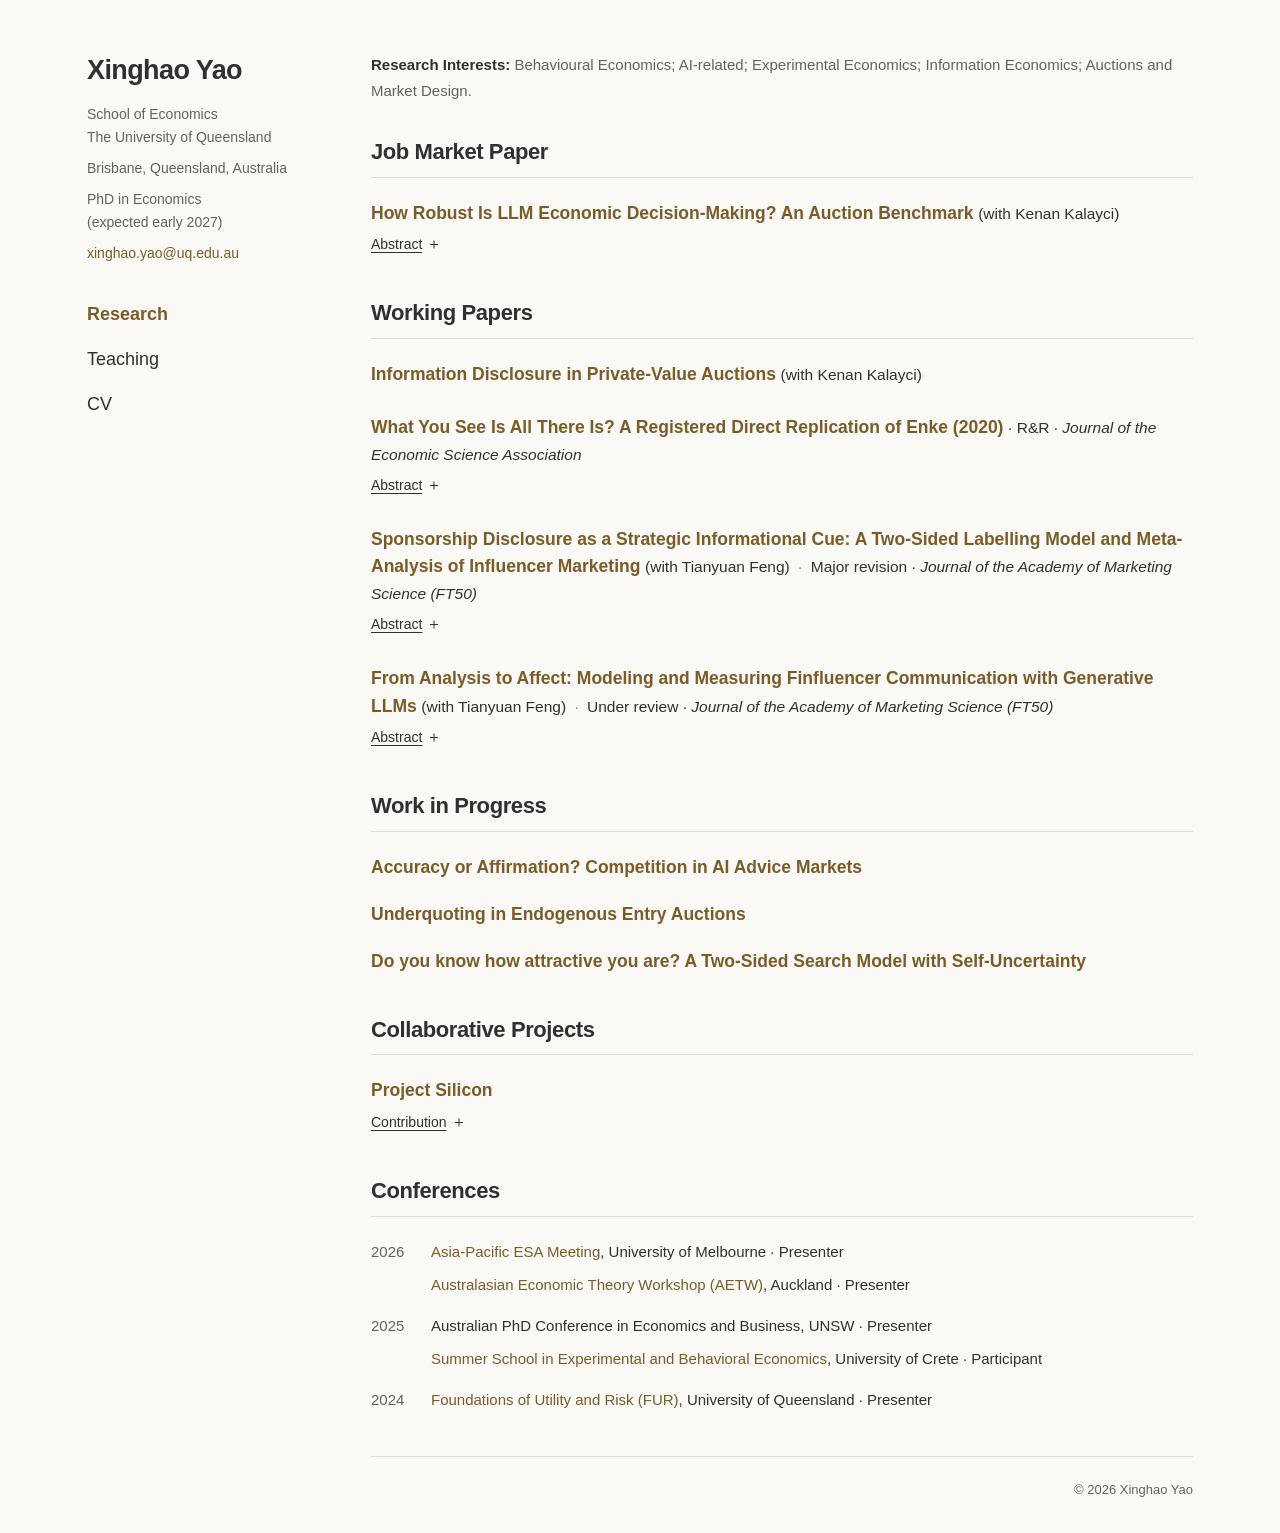
<file: index.html>
<!doctype html><html lang="en"><head><meta name="google-site-verification" content="gYyKujDh6apDO0XppdEfLmC4rrlTq8PDzmz8ESBKLCc" /><meta charset="UTF-8"><meta name="viewport" content="width=device-width,initial-scale=1"><meta name="theme-color" content="#ffffff"><meta name="description" content="Xinghao Yao, The University of Queensland. Research in experimental economics, information, auctions, and AI."><title>Xinghao Yao</title><meta property="og:site_name" content="Xinghao Yao"><meta property="og:title" content="Xinghao Yao"><link rel="canonical" href="https://xinghaoyao.github.io/"><script type="application/ld+json">{"@context":"https://schema.org","@type":"WebSite","name":"Xinghao Yao","url":"https://xinghaoyao.github.io/"}</script><link rel="icon" type="image/svg+xml" href="data:image/svg+xml,%3Csvg xmlns='http://www.w3.org/2000/svg' viewBox='0 0 64 64'%3E%3Crect width='64' height='64' rx='8' fill='%23243d58'/%3E%3Ctext x='32' y='43' text-anchor='middle' font-family='Georgia,serif' font-size='34' fill='white'%3EXY%3C/text%3E%3C/svg%3E"><link rel="stylesheet" href="style.css?v=dom-readable-20261020-nav18"></head><body class="research-page"><a class="skip-link" href="#main">Skip to content</a><div class="page-shell"><header class="masthead" id="home"><div class="identity"><a class="name" href="./">Xinghao Yao</a><address class="profile-details"><p>School of Economics<br>The University of Queensland</p><p>Brisbane, Queensland, Australia</p><p>PhD in Economics<br>(expected early 2027)</p><p><a href="mailto:xinghao.yao@uq.edu.au">xinghao.yao@uq.edu.au</a></p></address></div><nav aria-label="Main navigation"><a href="./" aria-current="page">Research</a><a href="about.html">Teaching</a><a href="cv/Xinghao_Yao_CV.pdf" target="_blank" rel="noopener" aria-label="CV (PDF, opens in new tab)">CV</a></nav></header><main id="main" aria-label="Research"><div class="page-title" id="research"><p class="research-fields"><strong>Research Interests:</strong> Behavioural Economics; AI-related; Experimental Economics; Information Economics; Auctions and Market Design.</p></div><div class="research-columns"><section class="job-market-section" id="job-market-paper" aria-labelledby="job-market-heading"><h2 class="group-title" id="job-market-heading">Job Market Paper</h2><article class="research-item paper" id="llm-auction-benchmark"><h3>How Robust Is LLM Economic Decision-Making? An Auction Benchmark</h3><p class="item-meta"><span class="coauthors">with Kenan Kalayci</span></p><details class="item-details"><summary>Abstract<span class="sr-only"> — How Robust Is LLM Economic Decision-Making? An Auction Benchmark</span><span class="disclosure-symbol" aria-hidden="true"></span></summary><div class="detail-body"><p>Economic robustness requires both appropriate adjustment to changing fundamentals and resistance to information noise. Using a benchmark of 78 auction environments, we evaluate six large language models (LLMs) in nine configurations against equilibrium predictions. We assess robustness along three dimensions: responses to changes in economic fundamentals, sensitivity to information noise, and performance across interdependent sequential decisions. We find that strong performance is often specific to particular economic conditions and decision types. Within the same environment, strong performance in one decision does not necessarily extend to others. Models exhibit limited sensitivity to noisy information in simpler environments but greater sensitivity in more complex environments. These patterns hold across all models examined. Our findings support evaluating LLMs under the economic conditions and across the connected decisions relevant to their intended use, since isolated successes and aggregate performance measures can conceal substantial performance gaps.</p></div></details></article></section><section class="papers-column" id="papers" aria-labelledby="papers-heading"><h2 class="group-title" id="papers-heading">Working Papers</h2><article class="research-item paper" id="information-disclosure"><h3>Information Disclosure in Private-Value Auctions</h3><p class="item-meta"><span class="coauthors">with Kenan Kalayci</span></p></article><article class="research-item paper" id="enke-replication"><h3>What You See Is All There Is? A Registered Direct Replication of Enke (2020)</h3><p class="item-meta"><span class="journal-status">R&amp;R · <i>Journal of the Economic Science Association</i></span></p><details class="item-details"><summary>Abstract<span class="sr-only"> — What You See Is All There Is? A Registered Direct Replication of Enke (2020)</span><span class="disclosure-symbol" aria-hidden="true"></span></summary><div class="detail-body"><p>Enke (Q J Econ 135:1363–1398, 2020) shows that when an information source reveals information consistent with a person’s prior, people average what they see and ignore what the selection rule implies about the hidden draws. We reproduce the main finding in a different language, laboratory, and software implementation. Compared with participants who receive an explicit summary of the hidden signals, those who must infer their implications place excessive weight on the mean of the visible signals when estimating the mean of the full set. Evidence on the proposed mechanism is mixed and provides only limited support for the hypothesis that people neglect unobserved information because that information fails to come to mind. We also find that greater computational complexity increases such neglect.</p><p class="detail-meta"><strong>Keywords:</strong> Bounded Rationality; Replication; Decision Making; Information</p><p class="detail-meta">Draft dated 22 July 2026.</p><a class="reference-link" href="https://academic.oup.com/qje/article-abstract/135/3/1363/5821301">Original study: Enke (2020)</a></div></details></article><article class="research-item paper" id="sponsorship-disclosure"><h3>Sponsorship Disclosure as a Strategic Informational Cue: A Two-Sided Labelling Model and Meta-Analysis of Influencer Marketing</h3><p class="item-meta"><span class="coauthors">with Tianyuan Feng</span> <span class="separator" aria-hidden="true">·</span> <span class="journal-status">Major revision · <i>Journal of the Academy of Marketing Science (FT50)</i></span></p><details class="item-details"><summary>Abstract<span class="sr-only"> — Sponsorship Disclosure as a Strategic Informational Cue: A Two-Sided Labelling Model and Meta-Analysis of Influencer Marketing</span><span class="disclosure-symbol" aria-hidden="true"></span></summary><div class="detail-body"><p>Consumers increasingly rely on social media influencers for product advice, yet paid endorsements can make that advice commercially motivated in ways followers cannot fully observe. We integrate a two-sided labelling model with a three-level meta-analysis of 63 articles, 89 studies, 258 effect sizes. Relative to no disclosure, sponsorship disclosure has a negative average effect on consumer responses, but this effect varies substantially across contexts. The evidence points to persuasion knowledge as the central mechanism: disclosures make consumers more aware of persuasive intent, which dampens downstream responses. Effects are more negative for early disclosures, hedonic products, macro-influencers, and some cultural contexts. The findings recast disclosure as a strategic informational cue and help managers and regulators calibrate disclosure design to product, influencer, and audience conditions.</p><p class="contribution"><strong>Contribution.</strong> My contribution was to develop the paper’s two-sided labelling model.</p></div></details></article><article class="research-item paper" id="finfluencer-communication"><h3>From Analysis to Affect: Modeling and Measuring Finfluencer Communication with Generative LLMs</h3><p class="item-meta"><span class="coauthors">with Tianyuan Feng</span> <span class="separator" aria-hidden="true">·</span> <span class="journal-status">Under review · <i>Journal of the Academy of Marketing Science (FT50)</i></span></p><details class="item-details"><summary>Abstract<span class="sr-only"> — From Analysis to Affect: Modeling and Measuring Finfluencer Communication with Generative LLMs</span><span class="disclosure-symbol" aria-hidden="true"></span></summary><div class="detail-body"><p>The same investment view can be presented through analytical reasoning or emotional expression. We examine how the former shapes finfluencers’ perceived competence and why analysis matters when emotion draws more engagement. Using a codebook-guided large language model, we classify 47,707 posts from 396 finfluencers on X. Emotional expression is associated with more likes and replies than analytical content, with a stronger advantage for emotion-dominant posts by widely followed creators. Our model explains why analysis can remain valuable despite this disadvantage: the reputation it builds supports engagement with both formats. Two preregistered experiments reproduce emotion’s advantage in liking intentions, strengthened by a higher displayed follower count, while showing that analysis increases perceived competence. Mediation analyses link this competence benefit to following and subscription intentions. Together, the model and evidence suggest that analysis can contribute to an engagement-oriented strategy by signaling competence and supporting interest in future content.</p><p class="contribution"><strong>Contribution.</strong> My contribution comprises the economic modelling and generative LLM-based textual analysis, including the classification of semantic content and discrete emotion frames.</p></div></details></article></section><div class="ongoing-column" id="ongoing"><section id="work-in-progress" aria-labelledby="wip-heading"><h2 class="group-title" id="wip-heading">Work in Progress</h2><article class="research-item work" id="ai-advice-markets"><h3>Accuracy or Affirmation? Competition in AI Advice Markets</h3></article><article class="research-item work" id="underquoting"><h3>Underquoting in Endogenous Entry Auctions</h3></article><article class="research-item work" id="self-uncertainty"><h3>Do you know how attractive you are? A Two-Sided Search Model with Self-Uncertainty</h3></article></section><section class="collaboration-section" id="collaborations" aria-labelledby="collaboration-heading"><h2 class="group-title" id="collaboration-heading">Collaborative Projects</h2><article class="research-item collaboration" id="project-silicon"><h3>Project Silicon</h3><details class="item-details"><summary>Contribution<span class="sr-only"> — Project Silicon</span><span class="disclosure-symbol" aria-hidden="true"></span></summary><div class="detail-body"><p>Our team contributes experimental data and replication materials and reviews simulation results based on our experiments.</p></div></details></article></section></div></div><section id="activities" class="activities"><h2>Conferences</h2><dl class="activity-list"><div><dt>2026</dt><dd><p><a href="https://fbe.unimelb.edu.au/conferences/asia-pacific-meeting-of-the-economic-science-association">Asia-Pacific ESA Meeting</a>, University of Melbourne · Presenter</p><p><a href="https://www.cmss.auckland.ac.nz/2026/03/19/aetw-2026/">Australasian Economic Theory Workshop (AETW)</a>, Auckland · Presenter</p></dd></div><div><dt>2025</dt><dd><p>Australian PhD Conference in Economics and Business, UNSW · Presenter</p><p><a href="https://ebe.soc.uoc.gr/">Summer School in Experimental and Behavioral Economics</a>, University of Crete · Participant</p></dd></div><div><dt>2024</dt><dd><a href="https://www.furconference.org/fur-2024/submissions-2024/">Foundations of Utility and Risk (FUR)</a>, University of Queensland · Presenter</dd></div></dl></section></main><footer class="site-footer"><p class="footer-copyright">© <span id="year">2026</span> Xinghao Yao</p></footer></div><script src="script.js?v=dom-readable-20261020-nav18"></script></body></html>
</file>
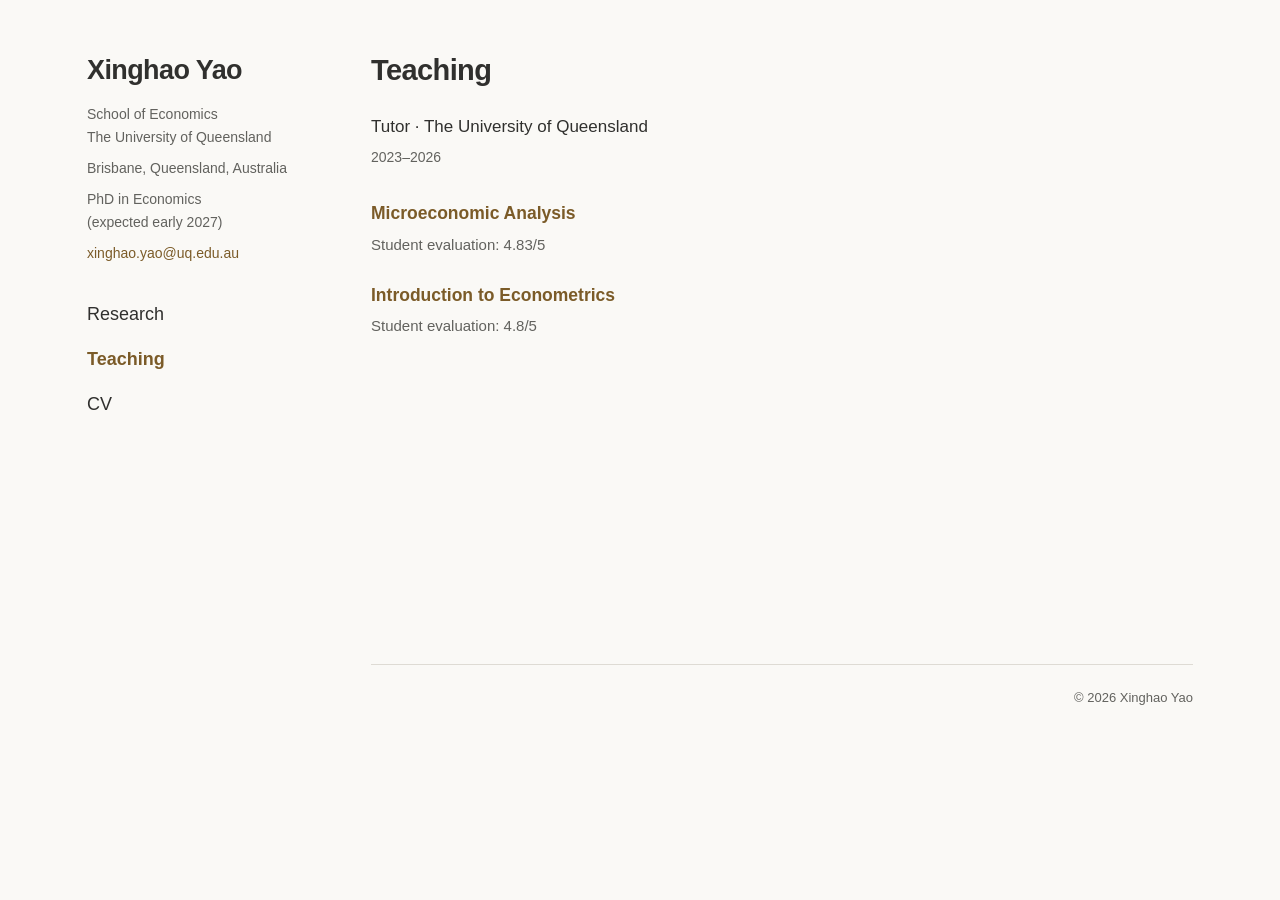
<file: about.html>
<!doctype html><html lang="en"><head><meta charset="UTF-8"><meta name="viewport" content="width=device-width,initial-scale=1"><meta name="theme-color" content="#ffffff"><meta name="description" content="Xinghao Yao, The University of Queensland. Research in experimental economics, information, auctions, and AI."><title>Teaching · Xinghao Yao</title><link rel="icon" type="image/svg+xml" href="data:image/svg+xml,%3Csvg xmlns='http://www.w3.org/2000/svg' viewBox='0 0 64 64'%3E%3Crect width='64' height='64' rx='8' fill='%23243d58'/%3E%3Ctext x='32' y='43' text-anchor='middle' font-family='Georgia,serif' font-size='34' fill='white'%3EXY%3C/text%3E%3C/svg%3E"><link rel="stylesheet" href="style.css?v=dom-readable-20261020-nav18"></head><body class="about-page"><a class="skip-link" href="#main">Skip to content</a><div class="page-shell"><header class="masthead" id="home"><div class="identity"><a class="name" href="./">Xinghao Yao</a><address class="profile-details"><p>School of Economics<br>The University of Queensland</p><p>Brisbane, Queensland, Australia</p><p>PhD in Economics<br>(expected early 2027)</p><p><a href="mailto:xinghao.yao@uq.edu.au">xinghao.yao@uq.edu.au</a></p></address></div><nav aria-label="Main navigation"><a href="./">Research</a><a href="about.html" aria-current="page">Teaching</a><a href="cv/Xinghao_Yao_CV.pdf" target="_blank" rel="noopener" aria-label="CV (PDF, opens in new tab)">CV</a></nav></header><main id="main" class="about-main"><h1 class="sr-only">Teaching</h1><div class="about-side"><div class="teaching-activities"><section id="teaching"><h2>Teaching</h2><p class="role">Tutor · The University of Queensland</p><p class="item-meta">2023–2026</p><ul class="courses"><li>Microeconomic Analysis<p class="item-meta">Student evaluation: 4.83/5</p></li><li>Introduction to Econometrics<p class="item-meta">Student evaluation: 4.8/5</p></li></ul></section></div></div></main><footer class="site-footer"><p class="footer-copyright">© <span id="year">2026</span> Xinghao Yao</p></footer></div><script src="script.js?v=dom-readable-20261020-nav18"></script></body></html>
</file>
<file: style.css>
:root {
  --ink: #30302e;
  --muted: #62625e;
  --accent: #7b5b28;
  --line: #dedbd4;
  --paper: #faf9f6;
  --sans: 'Helvetica Neue', Helvetica, Arial, sans-serif;
}

* { box-sizing: border-box; }
html { scroll-behavior: smooth; scroll-padding-top: 28px; }
body {
  margin: 0;
  background: var(--paper);
  color: var(--ink);
  font-family: var(--sans);
  font-size: 16px;
  line-height: 1.65;
  -webkit-font-smoothing: antialiased;
}
h1, h2, h3, p { margin: 0; }
a { color: var(--accent); text-decoration: none; }
a:hover { text-decoration: underline; text-underline-offset: 3px; }
a:focus-visible, summary:focus-visible {
  outline: 2px solid var(--accent);
  outline-offset: 4px;
}
::selection { background: #e8ddc7; }
.skip-link {
  position: fixed;
  left: 12px;
  top: 0;
  z-index: 10;
  transform: translateY(-120%);
  background: var(--paper);
  border: 1px solid var(--accent);
  padding: 8px 14px;
}
.skip-link:focus { transform: translateY(8px); }
.page-shell {
  display: grid;
  grid-template-columns: 240px minmax(0, 1fr);
  column-gap: 44px;
  align-items: start;
  width: 100%;
  max-width: 1170px;
  min-height: 100vh;
  margin: 0 auto;
  padding: 52px 32px 32px;
}
.masthead {
  grid-column: 1;
  grid-row: 1 / 3;
  position: sticky;
  top: 52px;
  padding: 2px 18px 0 0;
}
.name {
  display: inline-block;
  color: var(--ink);
  font-size: 27px;
  font-weight: 650;
  line-height: 1.25;
  letter-spacing: -.6px;
  white-space: nowrap;
}
.name:hover { text-decoration: none; }
.identity p {
  margin-top: 12px;
  color: var(--muted);
  font-size: 14px;
  line-height: 1.6;
}
.profile-details {
  margin-top: 15px;
  color: var(--muted);
  font-style: normal;
  font-size: 14px;
  line-height: 1.65;
}
.identity .profile-details p { margin: 0; font-size: inherit; line-height: inherit; }
.identity .profile-details p + p { margin-top: 8px; }
.profile-details a { overflow-wrap: anywhere; }
.masthead nav {
  display: flex;
  flex-direction: column;
  align-items: flex-start;
  gap: 13px;
  margin-top: 34px;
  font-size: 18px;
}
.masthead nav a { display: inline-block; padding: 1px 0; color: var(--ink); }
.masthead nav a:hover { color: var(--accent); }
.masthead nav a[aria-current="page"] { color: var(--accent); font-weight: 650; }
.page-shell > main { grid-column: 2; min-width: 0; }
.page-title { margin-bottom: 34px; }
.page-title h1, .about-side h2 {
  font-size: 29px;
  line-height: 1.25;
  font-weight: 650;
  letter-spacing: -.6px;
}
.research-fields {
  margin-top: 0;
  font-size: 15px;
  line-height: 1.7;
  color: var(--muted);
}
.research-fields strong { font-weight: 600; color: var(--ink); }
.research-fields span { display: inline; }
.research-columns { display: block; }
.job-market-section { margin-bottom: 39px; }
.papers-column, .ongoing-column { min-width: 0; }
.group-title, .research-page .activities h2 {
  margin: 0 0 22px;
  padding-bottom: 10px;
  border-bottom: 1px solid var(--line);
  font-size: 22px;
  font-weight: 650;
  line-height: 1.35;
  letter-spacing: -.4px;
}
.research-item {
  display: block;
  margin-bottom: 26px;
  scroll-margin-top: 28px;
  font-size: 16px;
  line-height: 1.65;
}
.research-item:last-child { margin-bottom: 0; }
.research-item h3 {
  display: inline;
  min-width: 0;
  color: var(--accent);
  font-size: 17.5px;
  line-height: 1.55;
  font-weight: 650;
}
.research-item .item-meta {
  display: inline;
  margin-left: .3em;
  color: var(--ink);
  font-size: 15.5px;
  line-height: 1.65;
}
.item-meta { color: var(--muted); font-size: 14px; line-height: 1.65; }
.coauthors::before { content: '('; }
.coauthors::after { content: ')'; }
.journal-status:first-child::before { content: '· '; }
.separator { padding: 0 4px; color: #8a857a; }
.journal-status { color: var(--ink); }
.journal-status i { font-style: italic; }
.item-details { display: block; margin-top: 3px; }
.item-details > summary {
  display: inline-flex;
  align-items: center;
  gap: 8px;
  min-height: 29px;
  padding: 2px 0;
  color: var(--ink);
  font-size: 14px;
  line-height: 1.6;
  text-decoration: underline;
  text-underline-offset: 3px;
  text-decoration-thickness: 1px;
  list-style: none;
  cursor: pointer;
  white-space: nowrap;
}
.item-details > summary::-webkit-details-marker { display: none; }
.item-details > summary::marker { content: ''; }
.item-details > summary:hover { color: var(--accent); }
.disclosure-symbol { position: relative; display: inline-block; width: 8px; height: 8px; flex-shrink: 0; }
.disclosure-symbol::before, .disclosure-symbol::after {
  content: '';
  position: absolute;
  top: 3.5px;
  left: 0;
  width: 8px;
  height: 1px;
  background: currentColor;
}
.disclosure-symbol::after { transform: rotate(90deg); }
.item-details[open] > summary .disclosure-symbol::after { transform: rotate(0); }
.detail-body {
  margin: 9px 0 4px;
  max-width: 100%;
  font-size: 16px;
  line-height: 1.75;
  color: #454541;
}
.item-details:not([open]) > .detail-body { display: none; }
.detail-body p + p { margin-top: 13px; }
.detail-body .contribution { font-size: 15px; }
.detail-body .detail-meta { font-size: 13px; color: var(--muted); }
.detail-body strong { font-weight: 650; }
.reference-link { display: inline-block; margin-top: 13px; font-size: 14px; text-decoration: underline; text-underline-offset: 3px; }
.ongoing-column { margin-top: 39px; }
.ongoing-column section + section { margin-top: 39px; }
.ongoing-column .research-item { margin-bottom: 20px; }
.ongoing-column .research-item:last-child { margin-bottom: 0; }
.research-page .activities { margin-top: 39px; }
.activity-list { margin: 0; font-size: 15px; line-height: 1.7; }
.activity-list > div { display: grid; grid-template-columns: 43px minmax(0, 1fr); gap: 17px; margin-top: 15px; }
.activity-list > div:first-child { margin-top: 0; }
.activity-list dt { color: var(--muted); }
.activity-list dd { margin: 0; }
.activity-list p + p { margin-top: 8px; }
.site-footer {
  grid-column: 2;
  display: flex;
  align-items: flex-end;
  justify-content: flex-end;
  gap: 18px 24px;
  width: 100%;
  margin-top: 44px;
  padding-top: 22px;
  border-top: 1px solid var(--line);
  color: var(--muted);
  font-size: 13px;
  line-height: 1.7;
}
.footer-contact { min-width: 0; font-style: normal; }
.footer-links { display: flex; flex-wrap: wrap; gap: 4px 16px; margin-top: 6px; }
.footer-links a { overflow-wrap: anywhere; }
.footer-copyright { white-space: nowrap; }
.sr-only {
  position: absolute;
  width: 1px;
  height: 1px;
  padding: 0;
  margin: -1px;
  overflow: hidden;
  clip: rect(0, 0, 0, 0);
  white-space: nowrap;
  border: 0;
}
.about-main { min-height: 410px; }
.about-side h2 { margin-bottom: 25px; }
.role { font-size: 17px; }
.about-side .item-meta { margin-top: 5px; }
.courses { list-style: none; padding: 0; margin: 31px 0 0; }
.courses li { color: var(--accent); font-size: 17.5px; font-weight: 650; line-height: 1.55; margin-top: 25px; }
.courses li:first-child { margin-top: 0; }
.courses .item-meta { font-size: 15px; font-weight: 400; color: var(--muted); }

@media (max-width: 1100px) {
  .page-shell { grid-template-columns: 220px minmax(0, 1fr); column-gap: 22px; padding: 42px 30px 30px; }
  .masthead { top: 42px; padding-right: 8px; }
  .name { font-size: 26px; }
}
@media (max-width: 800px) {
  .page-shell { display: block; max-width: 750px; padding: 29px 27px 28px; }
  .masthead { position: static; display: block; border-bottom: 1px solid var(--line); padding: 0 0 23px; margin-bottom: 31px; }
  .name { font-size: 27px; }
  .identity p { margin-top: 7px; }
  .masthead nav { flex-direction: row; flex-wrap: wrap; gap: 20px; margin-top: 23px; font-size: 17px; }
  .page-title h1, .about-side h2 { font-size: 28px; }
  .page-title { margin-bottom: 31px; }
  .site-footer { margin-top: 36px; }
  .about-main { min-height: 360px; }
}
@media (max-width: 560px) {
  html { scroll-padding-top: 20px; }
  .page-shell { padding: 26px 22px 27px; }
  .masthead { display: block; margin-bottom: 28px; padding-bottom: 21px; }
  .masthead nav { margin-top: 22px; gap: 27px; }
  .page-title { margin-bottom: 30px; }
  .research-fields { margin-top: 13px; font-size: 14.5px; line-height: 1.7; }
  .group-title, .research-page .activities h2 { font-size: 21px; margin-bottom: 20px; padding-bottom: 9px; }
  .research-item { margin-bottom: 25px; }
  .research-item h3 { display: block; font-size: 17px; line-height: 1.55; }
  .research-item .item-meta { display: block; margin: 5px 0 0; font-size: 14.5px; line-height: 1.65; }
  .item-details { margin-top: 4px; }
  .item-details > summary { min-height: 34px; padding: 5px 0; font-size: 14px; }
  .detail-body { margin-top: 7px; font-size: 16px; line-height: 1.75; }
  .detail-body .detail-meta { font-size: 13px; }
  .ongoing-column { margin-top: 34px; }
  .ongoing-column .research-item { margin-bottom: 20px; }
  .ongoing-column section + section, .research-page .activities { margin-top: 34px; }
  .activity-list { font-size: 14.5px; line-height: 1.7; }
  .activity-list > div { gap: 11px; grid-template-columns: 38px minmax(0, 1fr); margin-top: 17px; }
  .activity-list p + p { margin-top: 10px; }
  .site-footer { display: block; font-size: 13px; padding-top: 20px; }
  .footer-copyright { margin-top: 0; }
  .about-main { min-height: 340px; }
}
@media (prefers-reduced-motion: reduce) { html { scroll-behavior: auto; } }
@media print {
  body { background: #fff; }
  .page-shell { display: block; max-width: none; min-height: 0; padding: 0; }
  .masthead { position: static; border: 0; padding: 0; margin-bottom: 25px; }
  .masthead nav, .skip-link, .site-footer { display: none; }
  .research-item { break-inside: avoid; margin-bottom: 20px; }
  .item-details > summary { display: none; }
  .item-details:not([open]) > .detail-body { display: block; }
  .about-main { min-height: 0; }
  a, .research-item h3 { color: inherit; }
}
</file>
